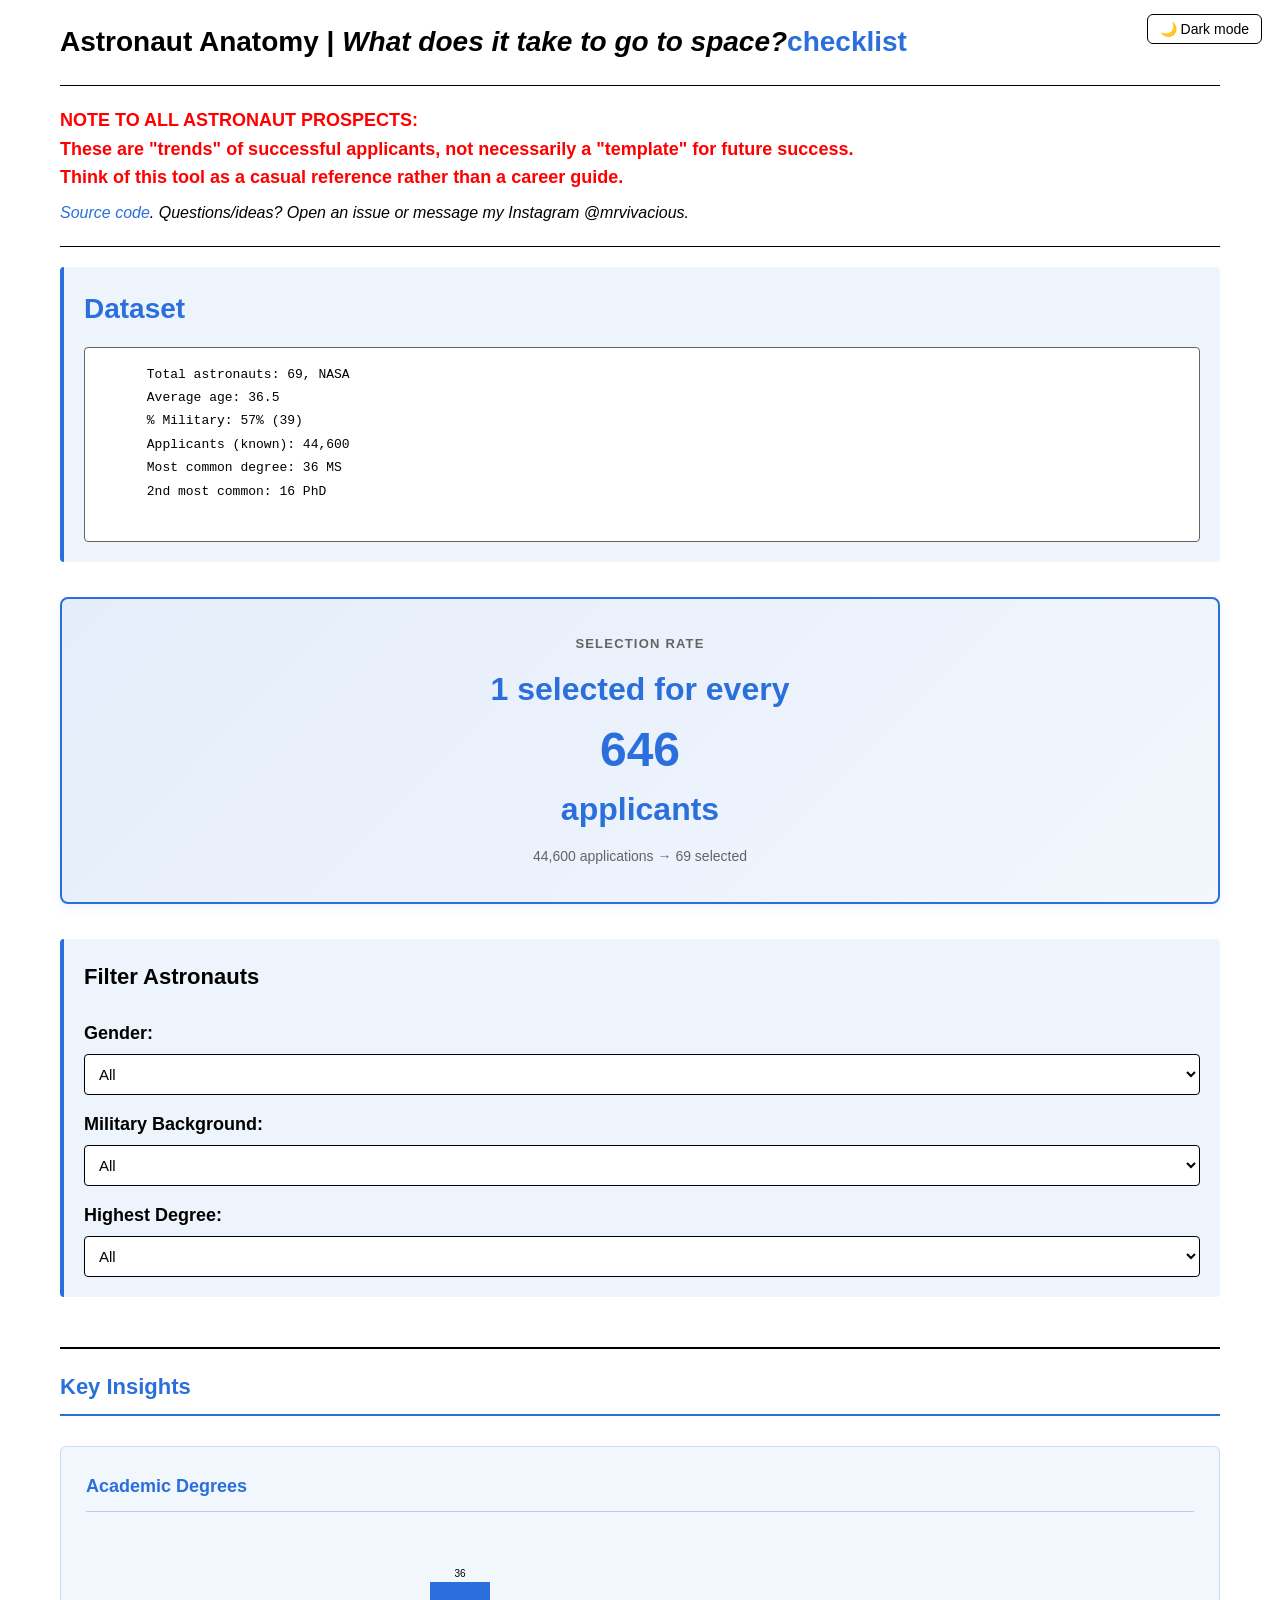
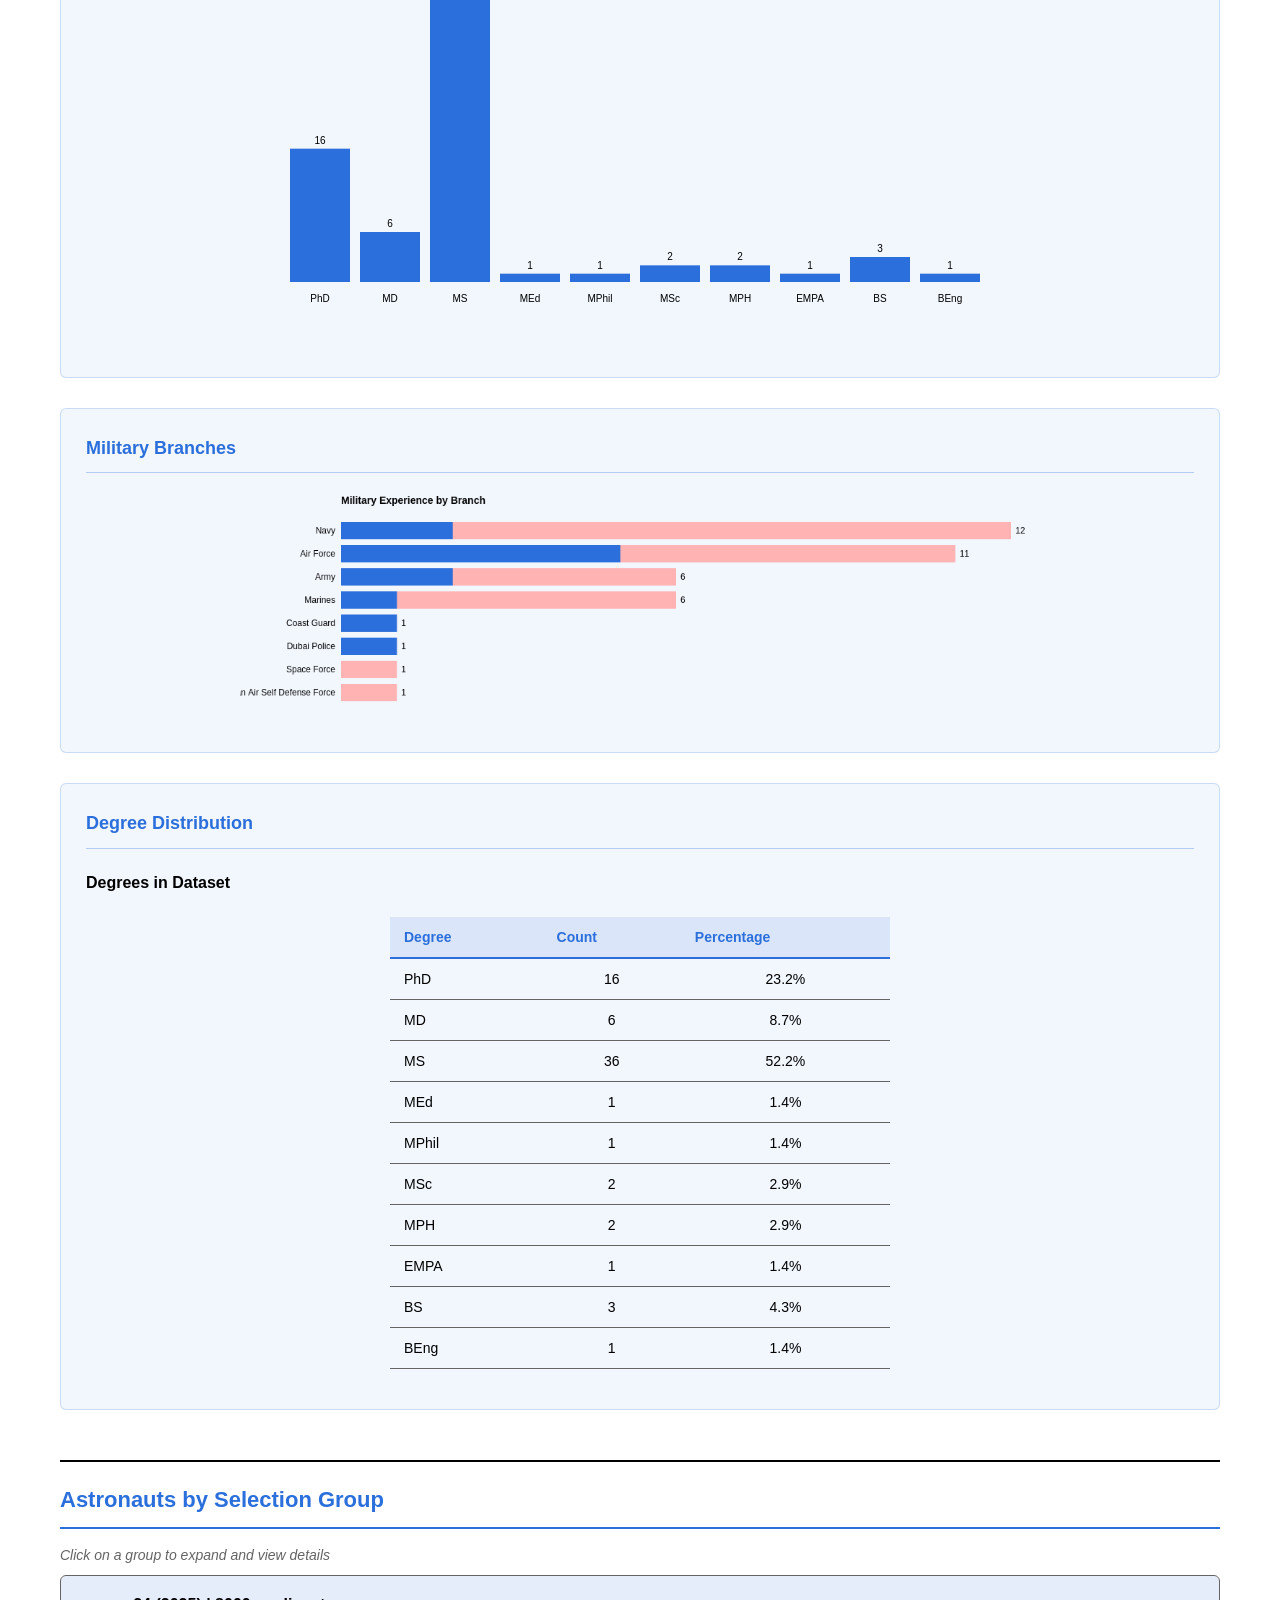
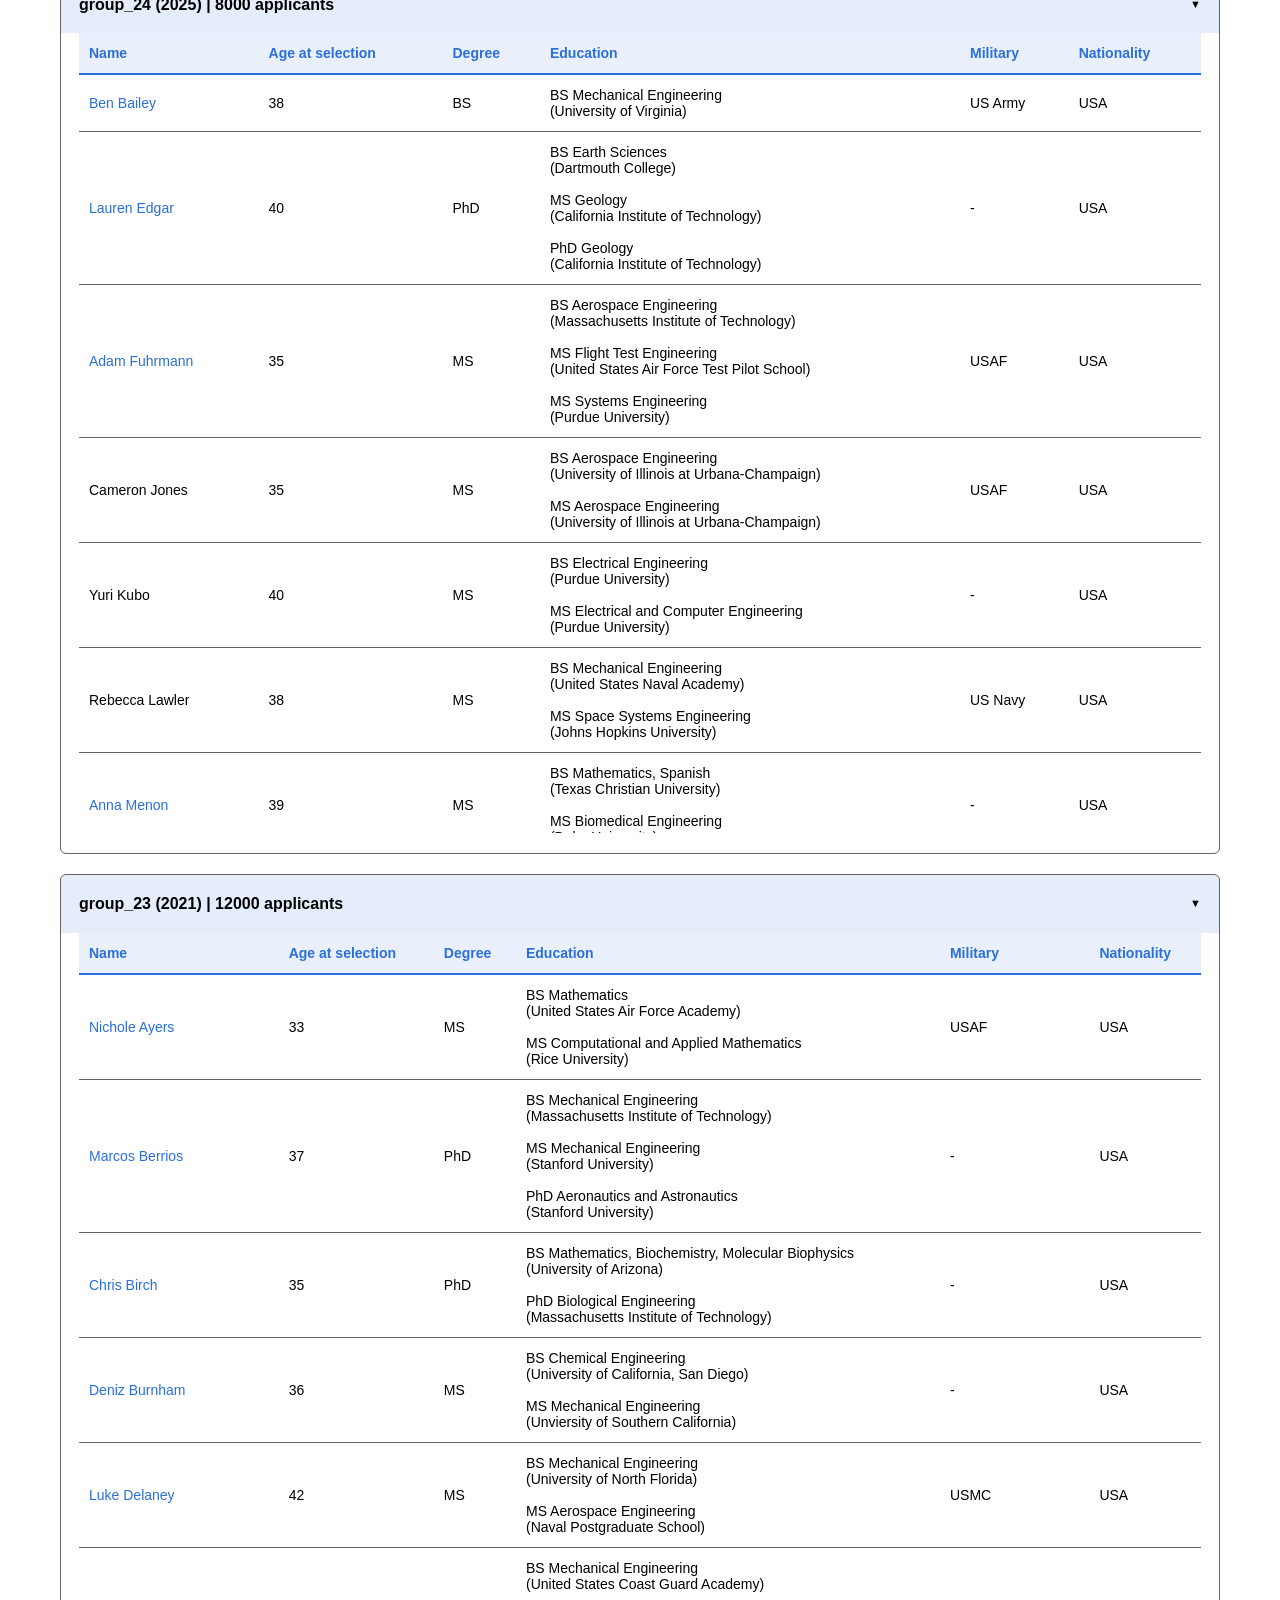
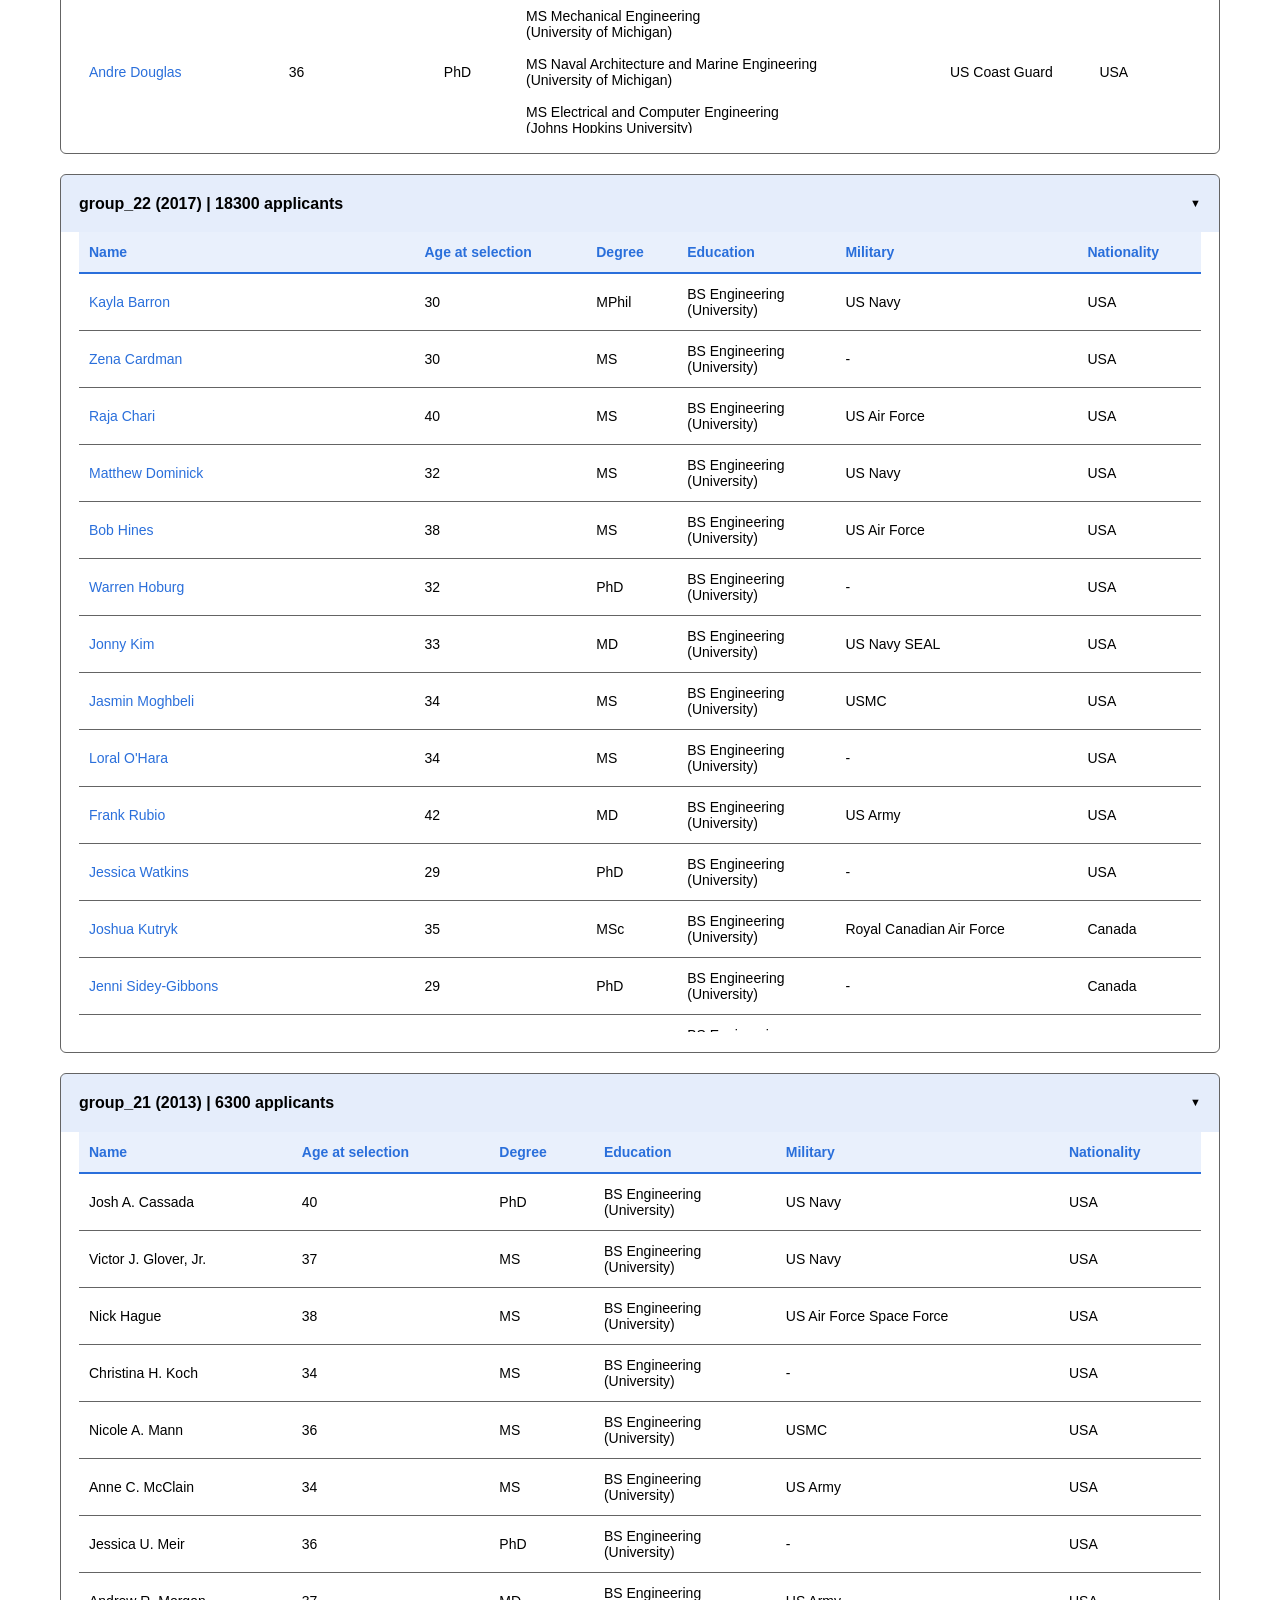
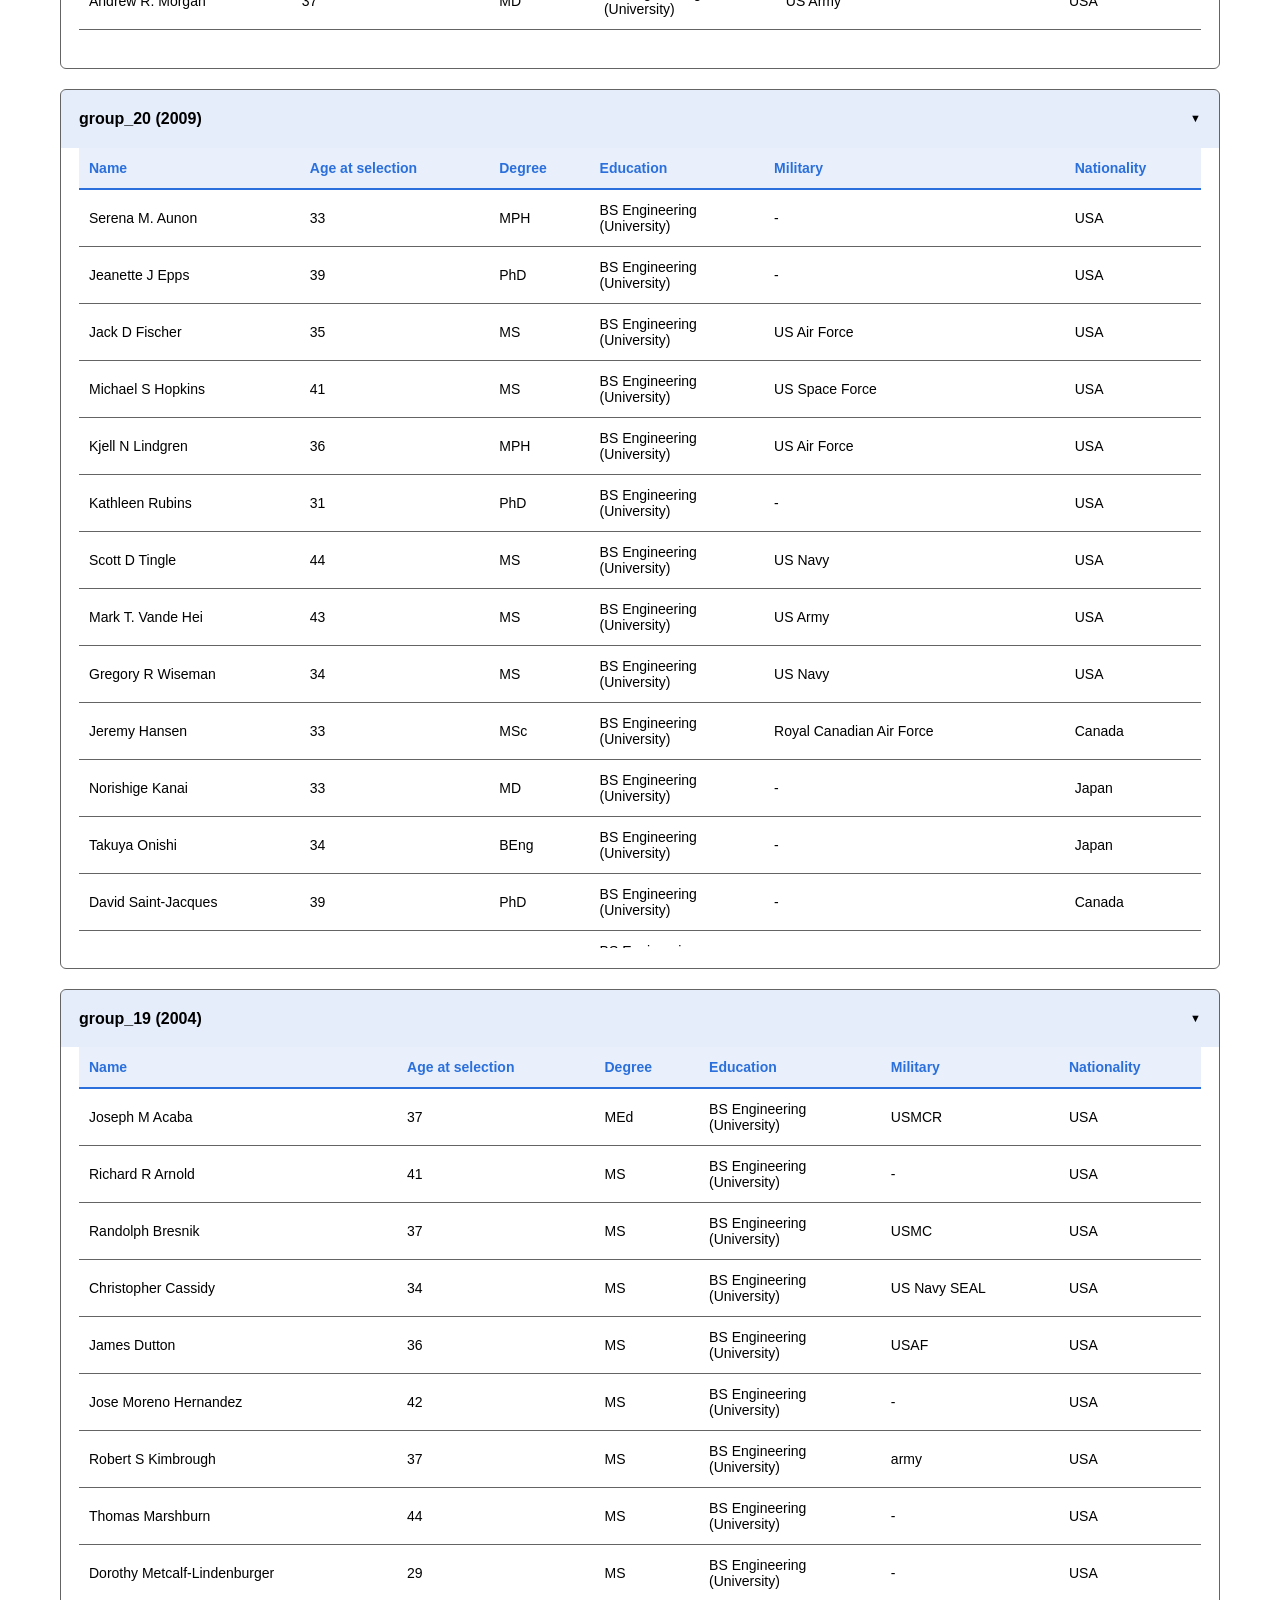
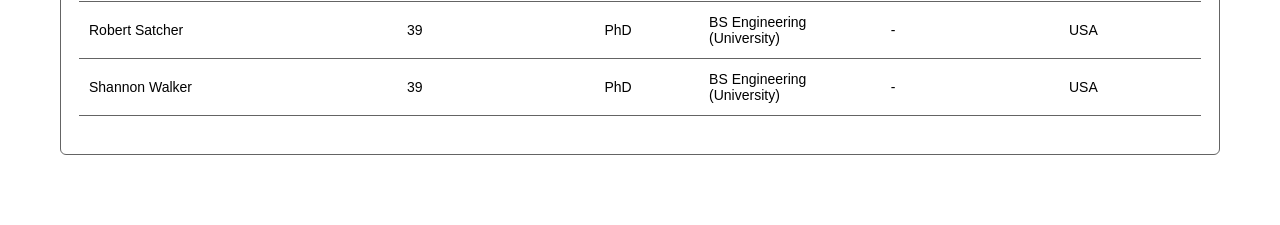
<file: index.html>
<html>
<head>
 <meta charset="UTF-8">
 <meta name="viewport" content="width=device-width, initial-scale=1.0">
 <title>Astronaut Anatomy</title>
 <style>
:root {
  --bg: rgb(255, 255, 255);
  --fg: rgb(0, 0, 0);
  --fg-muted: rgb(100, 100, 100);
  --border: #000;
  --border-row: rgb(100, 100, 100);
  --select-bg: #fff;
  --bar-color: #2a6fdb;
  --bar-label: #000;
}

body.dark-mode {
  --bg: #0f1117;
  --fg: #e8eaf0;
  --fg-muted: #8b95a8;
  --border: #444;
  --border-row: #333;
  --select-bg: #1e2130;
  --bar-color: #4d9fff;
  --bar-label: #e8eaf0;
}

#dark-mode-toggle {
  position: fixed;
  top: 14px;
  right: 18px;
  z-index: 999;
  background: var(--select-bg);
  color: var(--fg);
  border: 1px solid var(--border);
  border-radius: 6px;
  padding: 6px 12px;
  cursor: pointer;
  font-size: 14px;
  transition: background 0.2s, color 0.2s;
}
#dark-mode-toggle:hover { opacity: 0.8; }

* { box-sizing: border-box; }

#filters, select { font-size: large; }

#filters {
  background-color: rgba(42, 111, 219, 0.08);
  border-left: 4px solid var(--bar-color);
  border-radius: 4px;
  padding: 20px;
  margin: 25px 0;
}

#filters h2 {
  margin-top: 0;
  padding-top: 0;
  border-bottom: none;
  color: var(--fg);
}

.filter-group {
  display: flex;
  flex-direction: column;
  gap: 15px;
  margin-bottom: 0;
}

.filter-group label {
  display: flex;
  flex-direction: column;
  gap: 6px;
  font-weight: 500;
}

.filter-group select {
  padding: 10px 10px;
  font-size: 15px;
  border-radius: 4px;
}

select {
  background-color: var(--select-bg);
  color: var(--fg);
  border: 1px solid var(--border);
  border-radius: 4px;
  padding: 2px 6px;
}

a {
  color: var(--bar-color);
  text-decoration: none;
  transition: opacity 0.2s;
}

a:hover {
  opacity: 0.8;
  text-decoration: underline;
}

body {
  font-family: 'Arial', sans-serif;
  margin: 0;
  padding: 20px;
  background-color: var(--bg);
  color: var(--fg);
  font-size: 16px;
  line-height: 1.6;
  transition: background-color 0.25s, color 0.25s;
  max-width: 1200px;
  margin: 0 auto;
}

h1 { font-size: 28px; margin-bottom: 10px; margin-top: 0; }
h2 { 
  font-size: 22px; 
  margin-top: 30px; 
  margin-bottom: 15px;
  padding-bottom: 10px;
  border-bottom: 2px solid var(--bar-color);
  color: var(--bar-color);
}
h3 { font-size: 18px; margin-bottom: 8px; }
p { font-size: 16px; margin: 8px 0; }
em { font-style: italic; }

hr {
  border: none;
  border-top: 1px solid var(--border);
  margin: 20px 0;
}

#key_metrics {
  background-color: rgba(42, 111, 219, 0.08);
  border-left: 4px solid var(--bar-color);
  border-radius: 4px;
  padding: 20px;
  margin: 20px 0;
}

#key_metrics h1 {
  margin-top: 0;
  color: var(--bar-color);
}

#key_metrics pre {
  margin: 15px 0 0 0;
  padding: 15px;
  background-color: var(--bg);
  border: 1px solid var(--border-row);
  border-radius: 4px;
  font-size: 13px;
  line-height: 1.8;
  overflow-x: auto;
}

table {
  width: 100%;
  border-collapse: collapse;
  font-size: 14px;
}

table th, table td {
  padding: 12px 10px;
  text-align: left;
  border-bottom: 1px solid var(--border-row);
}

table th {
  border-bottom: 2px solid var(--bar-color);
  font-weight: bold;
  background-color: rgba(42, 111, 219, 0.1);
  color: var(--bar-color);
}

table tbody tr:hover {
  background-color: rgba(42, 111, 219, 0.05);
}

table a {
  color: var(--bar-color);
  text-decoration: none;
}

table a:hover {
  text-decoration: underline;
}

.table-wrapper {
  overflow-x: auto;
  margin-bottom: 20px;
}

.section {
  margin: 50px 0;
  padding: 0;
  border-top: 2px solid var(--border);
}

.section:first-of-type {
  border-top: none;
}

.section h2 {
  margin-top: 0;
  padding-top: 20px;
}

.chart-section {
  margin: 30px 0;
  padding: 25px;
  background-color: rgba(42, 111, 219, 0.06);
  border: 1px solid rgba(42, 111, 219, 0.2);
  border-radius: 6px;
  transition: background-color 0.2s;
}

.chart-section h3 {
  margin-top: 0;
  padding-bottom: 10px;
  border-bottom: 1px solid rgba(42, 111, 219, 0.3);
  color: var(--bar-color);
}

.chart-section:hover {
  background-color: rgba(42, 111, 219, 0.08);
}

.instructions {
  color: var(--fg-muted);
  font-style: italic;
  font-size: 14px;
}

.stat-card {
  background: linear-gradient(135deg, rgba(42, 111, 219, 0.12) 0%, rgba(42, 111, 219, 0.06) 100%);
  border: 2px solid var(--bar-color);
  border-radius: 8px;
  padding: 35px;
  margin: 35px 0;
  text-align: center;
  box-shadow: 0 4px 12px rgba(42, 111, 219, 0.08);
  transition: transform 0.2s, box-shadow 0.2s;
}

.stat-card:hover {
  transform: translateY(-2px);
  box-shadow: 0 6px 16px rgba(42, 111, 219, 0.12);
}

.selectivity-content {
  display: flex;
  flex-direction: column;
  gap: 14px;
}

.selectivity-label {
  font-size: 13px;
  color: var(--fg-muted);
  font-weight: 600;
  letter-spacing: 1.2px;
  text-transform: uppercase;
  margin: 0;
}

.selectivity-stat {
  font-size: 32px;
  font-weight: bold;
  margin: 0;
  color: var(--bar-color);
  line-height: 1.3;
}

.selectivity-stat strong {
  font-size: 48px;
  color: var(--bar-color);
  display: block;
  margin: 8px 0;
}

.selectivity-details {
  font-size: 14px;
  color: var(--fg-muted);
  margin: 0;
  font-weight: 500;
}

.degree-list {
  margin: 15px 0;
}

.degree-table {
  width: 100%;
  max-width: 500px;
  border-collapse: collapse;
  font-size: 14px;
  margin-top: 15px;
  margin-left: auto;
  margin-right: auto;
}

.degree-table th,
.degree-table td {
  padding: 12px 14px;
  text-align: left;
  border-bottom: 1px solid var(--border-row);
}

.degree-table th {
  border-bottom: 2px solid var(--bar-color);
  font-weight: bold;
  background-color: rgba(42, 111, 219, 0.12);
  color: var(--bar-color);
}

.degree-table tbody tr:hover {
  background-color: rgba(42, 111, 219, 0.08);
}

.group-section {
  margin-bottom: 20px;
  border: 1px solid var(--border-row);
  border-radius: 6px;
  overflow: hidden;
  background-color: var(--bg);
  transition: box-shadow 0.2s, border-color 0.2s;
}

.group-section:hover {
  border-color: var(--bar-color);
  box-shadow: 0 2px 8px rgba(42, 111, 219, 0.1);
}

.group-section h3 {
  margin: 0;
  padding: 16px 18px;
  background-color: rgba(42, 111, 219, 0.12);
  cursor: pointer;
  user-select: none;
  display: flex;
  justify-content: space-between;
  align-items: center;
  font-size: 16px;
  transition: background-color 0.2s;
}

.group-section h3:hover {
  background-color: rgba(42, 111, 219, 0.18);
}

.group-section h3::after {
  content: '▼';
  font-size: 11px;
  transition: transform 0.2s ease;
  flex-shrink: 0;
  margin-left: 12px;
}

.group-section h3.collapsed::after {
  transform: rotate(-90deg);
}

.group-section .table-wrapper {
  display: block;
  padding: 0 18px 18px 18px;
  max-height: 800px;
  overflow-y: auto;
}

.group-section.collapsed .table-wrapper {
  display: none;
}

@media (max-width: 768px) {
  body { 
    padding: 15px; 
    font-size: 15px; 
  }
  
  h1 { font-size: 24px; margin-bottom: 8px; }
  h2 { 
    font-size: 20px; 
    margin-top: 25px; 
    margin-bottom: 12px;
    padding-bottom: 8px;
  }
  h3 { font-size: 16px; margin-bottom: 6px; }
  p { font-size: 15px; margin: 5px 0; }
  
  #filters {
    padding: 15px;
    margin: 20px 0;
  }
  
  .filter-group { gap: 12px; }
  .filter-group label { font-size: 14px; }
  .filter-group select { padding: 8px 8px; font-size: 14px; }
  
  .section { margin: 35px 0; }
  
  table { font-size: 13px; }
  table th, table td { padding: 10px 8px; }
  
  .chart-section { 
    padding: 18px; 
    margin: 20px 0; 
  }
  
  .chart-section h3 { 
    font-size: 15px; 
    padding-bottom: 8px;
  }
  
  .degree-table { 
    max-width: 100%; 
    font-size: 13px;
  }
  .degree-table th, .degree-table td { 
    padding: 10px 8px; 
  }
  
  .group-section { margin-bottom: 25px; }
  .group-section h3 { 
    padding: 14px 14px; 
    font-size: 15px;
  }
  .group-section .table-wrapper { 
    padding: 0 14px 14px 14px; 
  }
  
  .stat-card { 
    padding: 25px; 
    margin: 25px 0;
  }
  .selectivity-stat { font-size: 26px; }
  .selectivity-stat strong { font-size: 36px; }
  .selectivity-label { font-size: 12px; }
  .selectivity-details { font-size: 13px; }
  
  #degreeChart { height: 320px; }
  
  .table-wrapper { margin-bottom: 15px; }
}

@media (max-width: 480px) {
  body { 
    padding: 12px; 
    font-size: 14px; 
    max-width: 100%;
  }
  
  #dark-mode-toggle {
    top: 10px;
    right: 12px;
    padding: 5px 10px;
    font-size: 12px;
  }
  
  h1 { 
    font-size: 20px; 
    margin-bottom: 6px; 
  }
  h2 { 
    font-size: 18px; 
    margin-top: 18px; 
    margin-bottom: 10px;
    padding-bottom: 6px;
  }
  h3 { font-size: 15px; margin-bottom: 5px; }
  p { font-size: 14px; margin: 4px 0; }
  
  #filters {
    padding: 12px;
    margin: 15px 0;
  }
  
  #filters h2 {
    font-size: 17px;
    margin: 0 0 12px 0;
    padding: 0 0 6px 0;
  }
  
  .filter-group { gap: 10px; }
  .filter-group label { 
    font-size: 13px; 
    gap: 4px;
  }
  .filter-group select { 
    padding: 7px 8px; 
    font-size: 13px;
  }
  
  .section { 
    margin: 25px 0; 
    padding: 0;
  }
  
  table { font-size: 12px; }
  table th, table td { padding: 8px 6px; }
  
  .chart-section { 
    padding: 12px; 
    margin: 15px 0; 
  }
  
  .chart-section h3 { 
    font-size: 14px; 
    padding-bottom: 6px;
    margin: 0 0 10px 0;
  }
  
  .degree-table { 
    font-size: 12px; 
    max-width: 100%; 
    margin-top: 10px;
  }
  .degree-table th, .degree-table td { 
    padding: 8px 6px; 
  }
  
  .group-section { margin-bottom: 15px; }
  .group-section h3 { 
    padding: 12px 12px; 
    font-size: 14px;
  }
  .group-section .table-wrapper { 
    padding: 0 12px 12px 12px; 
  }
  
  .stat-card { 
    padding: 15px; 
    margin: 18px 0;
    border-radius: 6px;
  }
  .selectivity-label { 
    font-size: 11px; 
    letter-spacing: 0.8px;
  }
  .selectivity-stat { 
    font-size: 18px; 
    line-height: 1.2;
  }
  .selectivity-stat strong { 
    font-size: 26px; 
    margin: 6px 0;
  }
  .selectivity-details { font-size: 12px; }
  
  #degreeChart { 
    height: 280px; 
    margin: 15px 0;
  }
  
  #militaryBranchViewer {
    margin: 15px 0;
  }
  
  .table-wrapper { 
    margin-bottom: 10px;
    padding: 0;
  }
  
  .instructions {
    font-size: 12px;
    margin: 10px 0;
  }
}

#degreeChart {
  width: 100%;
  max-width: 800px;
  height: 400px;
  display: block;
  margin: 20px auto;
  border-radius: 4px;
}

#militaryBranchViewer {
  width: 100%;
  height: auto;
  display: block;
  margin: 20px 0;
}

#militaryBranchViewer canvas {
  width: 100%;
  height: auto;
  display: block;
  max-width: 800px;
  margin: 0 auto;
  border-radius: 4px;
}
 </style>
</head>

<body>
  <button id="dark-mode-toggle">🌙 Dark mode</button>
  <h1>Astronaut Anatomy | <em>What does it take to go to space?</em><a href="checklist.html">checklist</a></h1>
  <hr>
  <h3 style="color:red;">NOTE TO ALL ASTRONAUT PROSPECTS:
    <br>These are "trends" of successful applicants, not necessarily a "template" for future success.
    <br>Think of this tool as a casual reference rather than a career guide.
  </h3>
  <em>
    <a href="https://github.com/mrvivacious/astronaut-anatomy" target="_blank">
      Source code</a>.
     Questions/ideas? Open an issue or message my Instagram @mrvivacious.
  </em>
  <hr>

  <div id="key_metrics">
    <h1>Dataset</h1>
    <pre>
      Total astronauts: 69, NASA
      Average age: 36.5
      % Military: 57% (39)
      Applicants (known): 44,600
      Most common degree: 36 MS
      2nd most common: 16 PhD
    </pre>
  </div>

  <div id="selectivity_stat" class="stat-card"></div>

  <div id="filters">
    <h2>Filter Astronauts</h2>
    <div class="filter-group">
      <label for="gender_filter">
        <strong>Gender:</strong>
        <select id="gender_filter">
          <option value="all">All</option>
          <option value="male">Male</option>
          <option value="female">Female</option>
        </select>
      </label>
      
      <label for="military_filter">
        <strong>Military Background:</strong>
        <select id="military_filter">
          <option value="all">All</option>
          <option value="military">Military Only</option>
          <option value="civilian">Civilian Only</option>
        </select>
      </label>
      
      <label for="degree_filter">
        <strong>Highest Degree:</strong>
        <select id="degree_filter">
          <option value="all">All</option>
          <option value="PhD">PhD</option>
          <option value="MD">MD</option>
          <option value="MS">MS</option>
          <option value="MEd">MEd</option>
          <option value="MPhil">MPhil</option>
          <option value="MSc">MSc</option>
          <option value="MPH">MPH</option>
          <option value="EMPA">EMPA</option>
          <option value="BS">BS</option>
          <option value="BEng">BEng</option>
        </select>
      </label>
    </div>
  </div>

  <div id="visualizations" class="section">
    <h2>Key Insights</h2>
    
    <div id="degreeChartSection" class="chart-section">
      <h3>Academic Degrees</h3>
      <canvas id="degreeChart"></canvas>
    </div>

    <div id="militaryBranchSection" class="chart-section">
      <h3>Military Branches</h3>
      <div id="militaryBranchViewer"></div>
    </div>

    <div id="degreeExplorerSection" class="chart-section">
      <h3>Degree Distribution</h3>
      <div id="degreeExplorer"></div>
    </div>
  </div>

  <div id="astronautsSection" class="section">
    <h2>Astronauts by Selection Group</h2>
    <p class="instructions">Click on a group to expand and view details</p>
    <div id="groups_info"></div>
  </div>

  <script type="module" defer src="data.js"></script>
  <script type="module" defer src="app.js"></script>
  <script defer src="darkMode.js"></script>
</body>
</html>
</file>
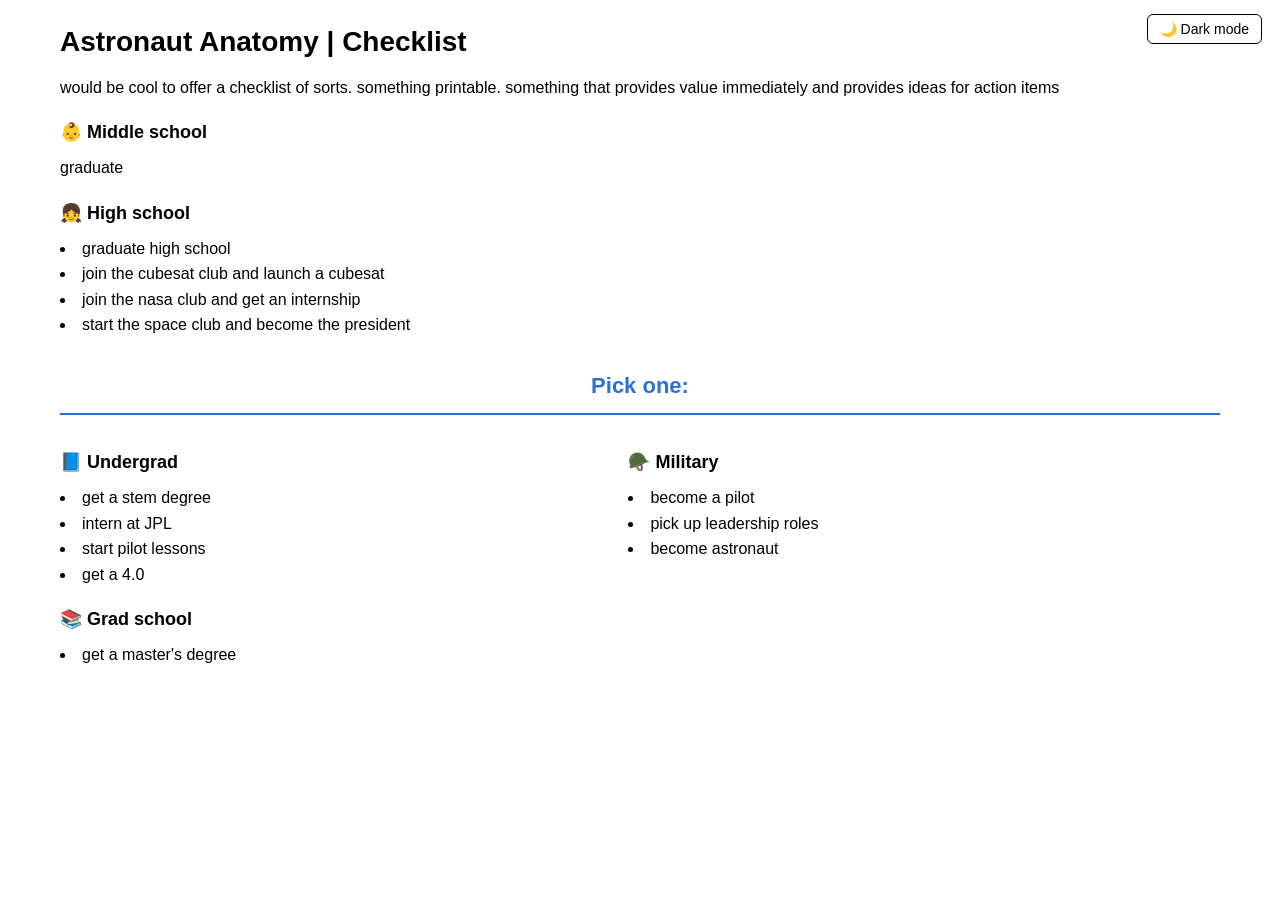
<file: checklist.html>
<html>
  <head>
    <meta charset="UTF-8">
    <meta name="viewport" content="width=device-width, initial-scale=1.0">
    <title>Astronaut Anatomy</title>
    <link rel="stylesheet" href="stylesheet.css">

    <style>
      #split {
        display: flex;
        width: 100%
      }
      #left {
        width: 49%
      }
      #right {
        width: 49%;
      }
    </style>
  </head>
    <button id="dark-mode-toggle">🌙 Dark mode</button>
    <h1>Astronaut Anatomy | Checklist</h1>
</html>

<script src="darkMode.js"></script>

would be cool to offer a checklist of sorts. something printable. 
something that provides value immediately and provides ideas for action items

<br>
<h3>👶 Middle school</h3>
<p>graduate</p>

<h3>👧 High school</h3>
<li>graduate high school</li>
<li>join the cubesat club and launch a cubesat</li>
<li>join the nasa club and get an internship</li>
<li>start the space club and become the president</li>

<center>
  <h2>Pick one:</h2>
</center>

<div id="split">
  <div id="left">
    <h3>📘 Undergrad</h3>
    <li>get a stem degree</li>
    <li>intern at JPL</li>
    <li>start pilot lessons</li>
    <li>get a 4.0</li>

    <h3>📚 Grad school</h3>
    <li>get a master's degree</li>
  </div>
  <div id="right">
    <h3>🪖 Military</h3>
    <li>become a pilot</li>
    <li>pick up leadership roles</li>
    <li>become astronaut</li>
  </div>
</div>
</file>
<file: stylesheet.css>
:root {
  --bg: rgb(255, 255, 255);
  --fg: rgb(0, 0, 0);
  --fg-muted: rgb(100, 100, 100);
  --border: #000;
  --border-row: rgb(100, 100, 100);
  --select-bg: #fff;
  --bar-color: #2a6fdb;
  --bar-label: #000;
}

body.dark-mode {
  --bg: #0f1117;
  --fg: #e8eaf0;
  --fg-muted: #8b95a8;
  --border: #444;
  --border-row: #333;
  --select-bg: #1e2130;
  --bar-color: #4d9fff;
  --bar-label: #e8eaf0;
}

#dark-mode-toggle {
  position: fixed;
  top: 14px;
  right: 18px;
  z-index: 999;
  background: var(--select-bg);
  color: var(--fg);
  border: 1px solid var(--border);
  border-radius: 6px;
  padding: 6px 12px;
  cursor: pointer;
  font-size: 14px;
  transition: background 0.2s, color 0.2s;
}
#dark-mode-toggle:hover { opacity: 0.8; }

* { box-sizing: border-box; }

#filters, select { font-size: large; }

#filters {
  background-color: rgba(42, 111, 219, 0.08);
  border-left: 4px solid var(--bar-color);
  border-radius: 4px;
  padding: 20px;
  margin: 25px 0;
}

#filters h2 {
  margin-top: 0;
  padding-top: 0;
  border-bottom: none;
  color: var(--fg);
}

.filter-group {
  display: flex;
  flex-direction: column;
  gap: 15px;
  margin-bottom: 0;
}

.filter-group label {
  display: flex;
  flex-direction: column;
  gap: 6px;
  font-weight: 500;
}

.filter-group select {
  padding: 10px 10px;
  font-size: 15px;
  border-radius: 4px;
}

select {
  background-color: var(--select-bg);
  color: var(--fg);
  border: 1px solid var(--border);
  border-radius: 4px;
  padding: 2px 6px;
}

a {
  color: var(--bar-color);
  text-decoration: none;
  transition: opacity 0.2s;
}

a:hover {
  opacity: 0.8;
  text-decoration: underline;
}

body {
  font-family: 'Arial', sans-serif;
  margin: 0;
  padding: 20px;
  background-color: var(--bg);
  color: var(--fg);
  font-size: 16px;
  line-height: 1.6;
  transition: background-color 0.25s, color 0.25s;
  max-width: 1200px;
  margin: 0 auto;
}

h1 { font-size: 28px; margin-bottom: 10px; margin-top: 0; }
h2 { 
  font-size: 22px; 
  margin-top: 30px; 
  margin-bottom: 15px;
  padding-bottom: 10px;
  border-bottom: 2px solid var(--bar-color);
  color: var(--bar-color);
}
h3 { font-size: 18px; margin-bottom: 8px; }
p { font-size: 16px; margin: 8px 0; }
em { font-style: italic; }

hr {
  border: none;
  border-top: 1px solid var(--border);
  margin: 20px 0;
}

#key_metrics {
  background-color: rgba(42, 111, 219, 0.08);
  border-left: 4px solid var(--bar-color);
  border-radius: 4px;
  padding: 20px;
  margin: 20px 0;
}

#key_metrics h1 {
  margin-top: 0;
  color: var(--bar-color);
}

#key_metrics pre {
  margin: 15px 0 0 0;
  padding: 15px;
  background-color: var(--bg);
  border: 1px solid var(--border-row);
  border-radius: 4px;
  font-size: 13px;
  line-height: 1.8;
  overflow-x: auto;
}

table {
  width: 100%;
  border-collapse: collapse;
  font-size: 14px;
}

table th, table td {
  padding: 12px 10px;
  text-align: left;
  border-bottom: 1px solid var(--border-row);
}

table th {
  border-bottom: 2px solid var(--bar-color);
  font-weight: bold;
  background-color: rgba(42, 111, 219, 0.1);
  color: var(--bar-color);
}

table tbody tr:hover {
  background-color: rgba(42, 111, 219, 0.05);
}

table a {
  color: var(--bar-color);
  text-decoration: none;
}

table a:hover {
  text-decoration: underline;
}

.table-wrapper {
  overflow-x: auto;
  margin-bottom: 20px;
}

.section {
  margin: 50px 0;
  padding: 0;
  border-top: 2px solid var(--border);
}

.section:first-of-type {
  border-top: none;
}

.section h2 {
  margin-top: 0;
  padding-top: 20px;
}

.chart-section {
  margin: 30px 0;
  padding: 25px;
  background-color: rgba(42, 111, 219, 0.06);
  border: 1px solid rgba(42, 111, 219, 0.2);
  border-radius: 6px;
  transition: background-color 0.2s;
}

.chart-section h3 {
  margin-top: 0;
  padding-bottom: 10px;
  border-bottom: 1px solid rgba(42, 111, 219, 0.3);
  color: var(--bar-color);
}

.chart-section:hover {
  background-color: rgba(42, 111, 219, 0.08);
}

.instructions {
  color: var(--fg-muted);
  font-style: italic;
  font-size: 14px;
}

.stat-card {
  background: linear-gradient(135deg, rgba(42, 111, 219, 0.12) 0%, rgba(42, 111, 219, 0.06) 100%);
  border: 2px solid var(--bar-color);
  border-radius: 8px;
  padding: 35px;
  margin: 35px 0;
  text-align: center;
  box-shadow: 0 4px 12px rgba(42, 111, 219, 0.08);
  transition: transform 0.2s, box-shadow 0.2s;
}

.stat-card:hover {
  transform: translateY(-2px);
  box-shadow: 0 6px 16px rgba(42, 111, 219, 0.12);
}

.selectivity-content {
  display: flex;
  flex-direction: column;
  gap: 14px;
}

.selectivity-label {
  font-size: 13px;
  color: var(--fg-muted);
  font-weight: 600;
  letter-spacing: 1.2px;
  text-transform: uppercase;
  margin: 0;
}

.selectivity-stat {
  font-size: 32px;
  font-weight: bold;
  margin: 0;
  color: var(--bar-color);
  line-height: 1.3;
}

.selectivity-stat strong {
  font-size: 48px;
  color: var(--bar-color);
  display: block;
  margin: 8px 0;
}

.selectivity-details {
  font-size: 14px;
  color: var(--fg-muted);
  margin: 0;
  font-weight: 500;
}

.degree-list {
  margin: 15px 0;
}

.degree-table {
  width: 100%;
  max-width: 500px;
  border-collapse: collapse;
  font-size: 14px;
  margin-top: 15px;
  margin-left: auto;
  margin-right: auto;
}

.degree-table th,
.degree-table td {
  padding: 12px 14px;
  text-align: left;
  border-bottom: 1px solid var(--border-row);
}

.degree-table th {
  border-bottom: 2px solid var(--bar-color);
  font-weight: bold;
  background-color: rgba(42, 111, 219, 0.12);
  color: var(--bar-color);
}

.degree-table tbody tr:hover {
  background-color: rgba(42, 111, 219, 0.08);
}

.group-section {
  margin-bottom: 20px;
  border: 1px solid var(--border-row);
  border-radius: 6px;
  overflow: hidden;
  background-color: var(--bg);
  transition: box-shadow 0.2s, border-color 0.2s;
}

.group-section:hover {
  border-color: var(--bar-color);
  box-shadow: 0 2px 8px rgba(42, 111, 219, 0.1);
}

.group-section h3 {
  margin: 0;
  padding: 16px 18px;
  background-color: rgba(42, 111, 219, 0.12);
  cursor: pointer;
  user-select: none;
  display: flex;
  justify-content: space-between;
  align-items: center;
  font-size: 16px;
  transition: background-color 0.2s;
}

.group-section h3:hover {
  background-color: rgba(42, 111, 219, 0.18);
}

.group-section h3::after {
  content: '▼';
  font-size: 11px;
  transition: transform 0.2s ease;
  flex-shrink: 0;
  margin-left: 12px;
}

.group-section h3.collapsed::after {
  transform: rotate(-90deg);
}

.group-section .table-wrapper {
  display: block;
  padding: 0 18px 18px 18px;
  max-height: 800px;
  overflow-y: auto;
}

.group-section.collapsed .table-wrapper {
  display: none;
}

@media (max-width: 768px) {
  body { 
    padding: 15px; 
    font-size: 15px; 
  }
  
  h1 { font-size: 24px; margin-bottom: 8px; }
  h2 { 
    font-size: 20px; 
    margin-top: 25px; 
    margin-bottom: 12px;
    padding-bottom: 8px;
  }
  h3 { font-size: 16px; margin-bottom: 6px; }
  p { font-size: 15px; margin: 5px 0; }
  
  #filters {
    padding: 15px;
    margin: 20px 0;
  }
  
  .filter-group { gap: 12px; }
  .filter-group label { font-size: 14px; }
  .filter-group select { padding: 8px 8px; font-size: 14px; }
  
  .section { margin: 35px 0; }
  
  table { font-size: 13px; }
  table th, table td { padding: 10px 8px; }
  
  .chart-section { 
    padding: 18px; 
    margin: 20px 0; 
  }
  
  .chart-section h3 { 
    font-size: 15px; 
    padding-bottom: 8px;
  }
  
  .degree-table { 
    max-width: 100%; 
    font-size: 13px;
  }
  .degree-table th, .degree-table td { 
    padding: 10px 8px; 
  }
  
  .group-section { margin-bottom: 25px; }
  .group-section h3 { 
    padding: 14px 14px; 
    font-size: 15px;
  }
  .group-section .table-wrapper { 
    padding: 0 14px 14px 14px; 
  }
  
  .stat-card { 
    padding: 25px; 
    margin: 25px 0;
  }
  .selectivity-stat { font-size: 26px; }
  .selectivity-stat strong { font-size: 36px; }
  .selectivity-label { font-size: 12px; }
  .selectivity-details { font-size: 13px; }
  
  #degreeChart { height: 320px; }
  
  .table-wrapper { margin-bottom: 15px; }
}

@media (max-width: 480px) {
  body { 
    padding: 12px; 
    font-size: 14px; 
    max-width: 100%;
  }
  
  #dark-mode-toggle {
    top: 10px;
    right: 12px;
    padding: 5px 10px;
    font-size: 12px;
  }
  
  h1 { 
    font-size: 20px; 
    margin-bottom: 6px; 
  }
  h2 { 
    font-size: 18px; 
    margin-top: 18px; 
    margin-bottom: 10px;
    padding-bottom: 6px;
  }
  h3 { font-size: 15px; margin-bottom: 5px; }
  p { font-size: 14px; margin: 4px 0; }
  
  #filters {
    padding: 12px;
    margin: 15px 0;
  }
  
  #filters h2 {
    font-size: 17px;
    margin: 0 0 12px 0;
    padding: 0 0 6px 0;
  }
  
  .filter-group { gap: 10px; }
  .filter-group label { 
    font-size: 13px; 
    gap: 4px;
  }
  .filter-group select { 
    padding: 7px 8px; 
    font-size: 13px;
  }
  
  .section { 
    margin: 25px 0; 
    padding: 0;
  }
  
  table { font-size: 12px; }
  table th, table td { padding: 8px 6px; }
  
  .chart-section { 
    padding: 12px; 
    margin: 15px 0; 
  }
  
  .chart-section h3 { 
    font-size: 14px; 
    padding-bottom: 6px;
    margin: 0 0 10px 0;
  }
  
  .degree-table { 
    font-size: 12px; 
    max-width: 100%; 
    margin-top: 10px;
  }
  .degree-table th, .degree-table td { 
    padding: 8px 6px; 
  }
  
  .group-section { margin-bottom: 15px; }
  .group-section h3 { 
    padding: 12px 12px; 
    font-size: 14px;
  }
  .group-section .table-wrapper { 
    padding: 0 12px 12px 12px; 
  }
  
  .stat-card { 
    padding: 15px; 
    margin: 18px 0;
    border-radius: 6px;
  }
  .selectivity-label { 
    font-size: 11px; 
    letter-spacing: 0.8px;
  }
  .selectivity-stat { 
    font-size: 18px; 
    line-height: 1.2;
  }
  .selectivity-stat strong { 
    font-size: 26px; 
    margin: 6px 0;
  }
  .selectivity-details { font-size: 12px; }
  
  #degreeChart { 
    height: 280px; 
    margin: 15px 0;
  }
  
  #militaryBranchViewer {
    margin: 15px 0;
  }
  
  .table-wrapper { 
    margin-bottom: 10px;
    padding: 0;
  }
  
  .instructions {
    font-size: 12px;
    margin: 10px 0;
  }
}

#degreeChart {
  width: 100%;
  max-width: 800px;
  height: 400px;
  display: block;
  margin: 20px auto;
  border-radius: 4px;
}

#militaryBranchViewer {
  width: 100%;
  height: auto;
  display: block;
  margin: 20px 0;
}

#militaryBranchViewer canvas {
  width: 100%;
  height: auto;
  display: block;
  max-width: 800px;
  margin: 0 auto;
  border-radius: 4px;
}
</file>
